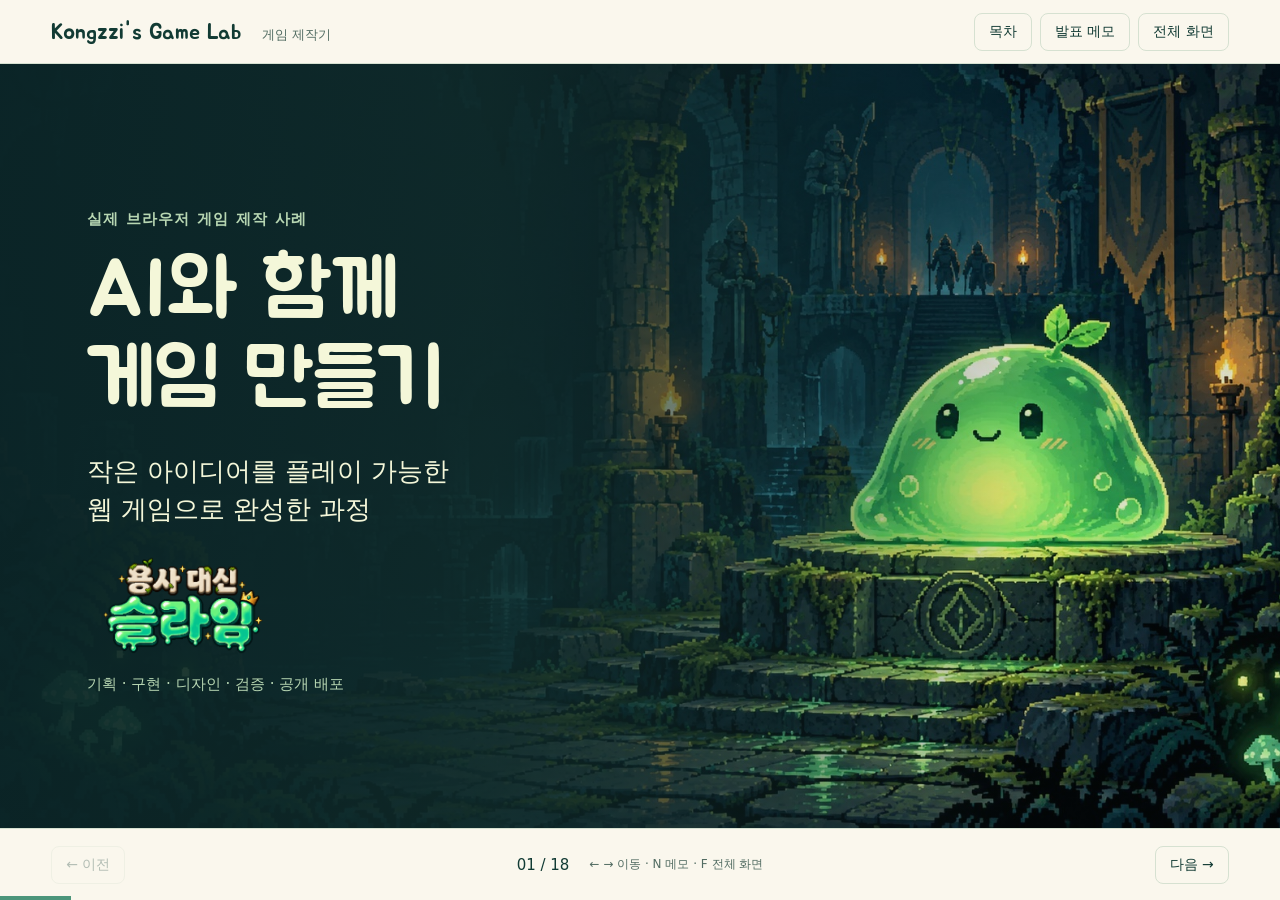
<file: slides/index.html>
<!doctype html>
<html lang="ko"><head><meta charset="utf-8"><meta name="viewport" content="width=device-width,initial-scale=1,viewport-fit=cover"><meta name="theme-color" content="#123b34"><title>AI와 함께 만든 게임 — 용사 대신 슬라임 제작기</title><link rel="stylesheet" href="slides.css?v=publish-table-3"></head>
<body>
<header class="top"><a class="brand" href="#1">Kongzzi's Game Lab <span>게임 제작기</span></a><div class="tools"><button id="tocButton" aria-expanded="false" aria-controls="toc">목차</button><button id="notesButton" aria-pressed="false">발표 메모</button><button id="fullButton">전체 화면</button></div></header>
<main id="deck" aria-label="AI 게임 제작 과정 발표">
<section class="slide cover" data-title="AI와 함께 게임 만들기" data-notes="이 발표는 실제로 함께 만든 '용사 대신 슬라임'의 제작 과정을 소개합니다. 기획, 구현, 시각·청각 효과, 테스트, 배포를 차례로 살펴봅니다. 코드를 몰라도 각 단계의 목적을 이해하는 데 초점을 맞춰 주세요.">
<div class="cover-shade"></div><div class="cover-copy"><p class="eyebrow">실제 브라우저 게임 제작 사례</p><h1>AI와 함께<br>게임 만들기</h1><p class="lead">작은 아이디어를 플레이 가능한<br>웹 게임으로 완성한 과정</p><img class="logo" src="../assets/images/title-logo.png" alt="용사 대신 슬라임"><p class="fine">기획 · 구현 · 디자인 · 검증 · 공개 배포</p></div></section>
<section class="slide" data-title="우리가 만든 게임" data-notes="관객에게 먼저 완성 결과를 보여주세요. 용사를 조작하는 전형적인 게임과 달리 슬라임이 주인공입니다. 4분에 보스가 등장하고 5분 전에 처치해야 합니다. 여유가 있다면 '게임 열기'로 직접 시연하세요. 게임은 새 탭에서 열리므로 슬라이드로 돌아올 수 있습니다.">
<div class="section-label">완성 결과</div><h2>던전을 지키는 작은 슬라임</h2><div class="split"><div><p class="lead">먹고, 자라고,<br>용사에게 반격하는 생존 게임</p><ul><li>PC에서는 키보드, 스마트폰에서는 터치</li><li>4분에 용사 대장 등장 · 제한 시간 5분</li><li>HP가 0이 되거나 시간이 끝나면 실패</li></ul><a class="cta" href="https://kongzzilab.kr/slime-survivor/" target="_blank" rel="noopener">게임 열기 ↗</a></div><figure class="game-art"><img src="../assets/images/title-dungeon.jpg" alt="던전에서 모험을 시작하는 슬라임 일러스트"><figcaption>용사 대신 슬라임 · 공개된 웹 게임</figcaption></figure></div></section>
<section class="slide" data-title="사람과 AI의 협업" data-notes="사람이 모든 구현을 직접 하는 방식도, AI에게 한 번 맡기고 끝내는 방식도 아니었습니다. 사용자가 원하는 방향과 불편한 지점을 말하면 AI가 설계·코드·리소스를 만들고 브라우저에서 확인했습니다. 최종적으로 무엇이 좋은지는 플레이 결과를 보고 판단했습니다.">
<div class="section-label">제작 방식</div><h2>방향을 정하고, 만들고, 직접 확인하기</h2><div class="roles"><div><span class="role-number">사람</span><h3>무엇이 필요한가</h3><p>아이디어와 취향을 전달하고<br>재미·가독성·조작감을 판단합니다.</p><blockquote>“먹이와 몬스터가 잘 구분되지 않아.”</blockquote></div><div><span class="role-number mint">AI</span><h3>어떻게 구현할까</h3><p>기획안·코드·리소스를 만들고<br>실행 결과를 확인하며 수정합니다.</p><blockquote>크기·색·이름표를 바꾸고 다시 플레이</blockquote></div></div><div class="loop">요청 <span>→</span> 구현 <span>→</span> 플레이 <span>→</span> 피드백 <span>↺</span></div></section>
<section class="slide" data-title="반전이 있는 아이디어" data-notes="처음에는 웹 미니 게임 아이디어를 여러 개 요청했습니다. 그중 '용사 대신 슬라임'이라는 반전이 선택됐습니다. 던전은 용사에게는 보물 창고지만 슬라임에게는 집이라는 설정이 게임 목표와 연결됩니다. 스토리는 뒤에 추가했지만 처음 선택한 주제와 같은 방향입니다.">
<div class="section-label">01 · 아이디어</div><h2>용사에게는 보물 창고,<br>슬라임에게는 집</h2><div class="split"><div><p class="lead">약한 몬스터가 성장해<br>자기 던전을 지킨다는 반전</p><p>이 설정에서 행동과 목표를 연결했습니다.</p><div class="sequence"><span>먹이 흡수</span><b>→</b><span>성장·진화</span><b>→</b><span>용사 대장 처치</span></div><p class="takeaway">스토리의 이유가 플레이의 목표가 됩니다.</p></div><div class="growth" aria-label="작은 슬라임, 새싹 슬라임, 왕관 슬라임 성장"><div><i class="sprite s1"></i><p>작은 몸</p></div><b>→</b><div><i class="sprite s2"></i><p>새싹</p></div><b>→</b><div><i class="sprite s3"></i><p>왕관</p></div></div></div></section>
<section class="slide" data-title="첫 버전의 범위" data-notes="처음부터 큰 게임을 만들면 확인할 것이 너무 많아집니다. 이 프로젝트는 던전 한 개, 성장 외형 세 단계, 한 판 5분으로 범위를 제한했습니다. 모바일은 처음에 제외했지만 PC 버전이 완성된 뒤 추가했습니다. 다음 단계의 기능과 첫 단계의 필수 기능을 나누는 것이 중요합니다.">
<div class="section-label">02 · 범위와 규칙</div><h2>한 판이 끝나는 작은 게임부터</h2><div class="stats"><div><strong>1</strong><span>던전</span></div><div><strong>3</strong><span>성장 외형</span></div><div><strong>5분</strong><span>한 판의 제한</span></div></div><div class="two-text"><div><h3>먼저 만든 기능</h3><p>이동 · 자동 흡수 · 돌진<br>진화 선택 · 체력 · 보스 · 재도전</p></div><div><h3>뒤로 미룬 기능</h3><p>로그인 · 온라인 순위 · 멀티플레이<br>여러 맵 · 영구 성장</p></div></div><p class="takeaway">기능 수보다 “시작 → 플레이 → 승패 → 재도전”의 완결성을 우선했습니다.</p></section>
<section class="slide" data-title="실제 프롬프트 · 게임 아이디어 구체화" data-notes="이 장은 실제 사용자가 보낸 게임 기획 요청의 일부를 그대로 발췌했습니다. AI에게 단지 재미있는 게임을 만들어 달라고 한 것이 아니라, 반복 행동·조작·규칙·승패·화면·리소스라는 결과물의 항목을 지정했습니다. 무엇을 결정해야 하는지 질문의 틀을 정한 사례로 소개해 주세요.">
<div class="section-label">실제 대화 예시 · 기획 프롬프트 발췌</div><h2>기획에서 결정할 항목을 먼저 지정하기</h2><div class="split prompt-example"><blockquote class="source-quote">게임의 한 줄 소개<br>플레이어가 반복해서 하게 될 행동<br>조작 방법과 게임 규칙<br>성공 및 실패 조건<br>화면 구성과 필요한 기능<br>이미지와 사운드 리소스 목록<br><br>위 내용으로 게임 아이디어를 정리해 줘</blockquote><div><h3>이 요청으로 정리한 것</h3><ul><li>어떤 행동을 반복하면 재미있는가</li><li>어떻게 이기고, 어떻게 실패하는가</li><li>어떤 화면과 리소스가 필요한가</li></ul><p class="takeaway">아이디어를 구현 가능한 항목으로 나눴습니다.</p></div></div><p class="fine">출처: 이 게임을 만들며 주고받은 실제 사용자 요청 중 일부</p></section>
<section class="slide" data-title="실제 프롬프트 · 설계 지침과 범위" data-notes="이 요청 역시 실제 대화에서 발췌했습니다. 중간의 '각각의 설계 방식을 지침으로 만들어 두는 게 좋을까?'라는 질문은 화면 분량상 생략했습니다. 이후 사용자는 너무 덩치가 큰 것을 원하지 않는다는 제약을 추가했습니다. 이를 바탕으로 게임 설계, 구현·배포, 그래픽·리소스 문서와 가벼운 프로젝트 구조를 만들었습니다.">
<div class="section-label">실제 대화 예시 · 설계 프롬프트 발췌</div><h2>설계 기준을 문서로 남겨 달라고 요청하기</h2><div class="split prompt-example"><blockquote class="source-quote">웹 게임을 실제 구현하기 위한 설계를<br>지침으로 만들어 두고 싶어.<br><br>게임 시나리오<br>프로그램 전체 흐름 및 UI<br>게임 로직<br>레벨 및 난이도 디자인<br>그래픽 디자인<br><br>그리고 폴더 구조도 제안해 줘</blockquote><div><h3>설계와 함께 전달한 제약</h3><blockquote class="small-quote">“너무 덩치가 큰 것을 원하지 않아.”</blockquote><p>가벼운 기술 구성과 작은 첫 버전의<br>범위를 선택하는 기준이 됐습니다.</p><p class="takeaway">기능뿐 아니라 복잡도와 관리 부담도<br>요청에 포함할 수 있습니다.</p></div></div><p class="fine">출처: 실제 사용자 요청 일부 발췌 · 추가 제약은 뒤이은 대화에서 제시</p></section>
<section class="slide" data-title="설계 문서와 기술 구성" data-notes="TypeScript는 게임의 규칙과 동작을 작성하는 언어입니다. Phaser는 게임 화면과 입력을 다루는 도구이고 Vite는 개발 서버와 배포 빌드를 담당합니다. 설명은 역할 중심으로 해 주세요. 별도 서버나 데이터베이스를 만들지 않아 관리할 부분을 줄일 수 있었습니다.">
<div class="section-label">설계를 실행할 구조로</div><h2>문서로 기준을 남기고, 구조는 가볍게</h2><div class="split"><div><h3>세 가지 문서</h3><ul><li><b>게임 설계</b> — 시나리오·조작·성장·승패</li><li><b>구현 지침</b> — 화면 흐름·코드 역할·배포</li><li><b>리소스 지침</b> — 그래픽·이미지·소리 규격</li></ul><p class="fine">변경한 의도와 검수 기록도 문서에 보관했습니다.</p></div><div class="stack"><div><b>TypeScript</b><span>게임 규칙과 로직</span></div><div><b>Phaser</b><span>게임 화면·입력·렌더링</span></div><div><b>Vite</b><span>로컬 실행·배포 파일 생성</span></div><div><b>GitHub Pages</b><span>링크로 접속하는 정적 웹사이트</span></div></div></div></section>
<section class="slide" data-title="설계 지침 발췌 · 규칙과 확인 기준" data-notes="이 장은 프로젝트에 보관된 실제 지침에서 일부 문장을 발췌한 것입니다. 전체 문서나 소스 코드를 공개하는 대신 핵심 사례만 보여줍니다. 동시 승패 판정은 '보스와 함께 쓰러지면 어떻게 할까?' 같은 애매함을 없앱니다. 중복 타격 금지와 정지 규칙은 코드와 테스트가 따라야 하는 기준입니다. 수치는 플레이 테스트 후 조정한다는 원칙도 실제 문서에 명시했습니다.">
<div class="section-label">실제 문서 예시 · 일부 발췌</div><h2>설계 지침은 코드와 검수의 기준</h2><div class="guideline-excerpts"><div><h3>승패가 겹치면?</h3><blockquote>“동시 발생 우선순위는 보스 처치 → 플레이어 사망 → 시간 초과로 고정합니다.”</blockquote><span>게임 설계 §6 · 성공과 실패</span></div><div><h3>돌진 한 번의 피해는?</h3><blockquote>“한 번의 돌진으로 같은 적을 여러 번 타격할 수 없습니다.”</blockquote><span>게임 설계 §4 · 전투와 판정</span></div><div><h3>진화 선택 중에는?</h3><blockquote>“진화·일시정지 중 적과 시간, 대기시간이 모두 멈춰야 합니다.”</blockquote><span>게임 설계 §7 · 확인 기준</span></div><div><h3>개발은 어떤 순서로?</h3><blockquote>“각 단계는 직접 플레이해서 확인합니다. 초기 규칙부터 모든 기능을 한꺼번에 구현하지 않습니다.”</blockquote><span>구현 및 배포 지침 §5 · 개발 순서</span></div></div><p class="fine">출처: 프로젝트의 docs/game-design.md 및 docs/implementation.md에서 발췌</p></section>
<section class="slide" data-title="첫 플레이 버전" data-notes="첫 버전은 단순한 도형으로도 게임의 기본 흐름을 확인할 수 있었습니다. 예쁜 그림보다 이동, 먹이 흡수, 성장, 보스, 승패가 연결되는지가 먼저였습니다. 이미지는 당시 실제 플레이 화면이며 현재의 디자인과는 다릅니다.">
<div class="section-label">03 · 첫 구현</div><h2>먼저 움직이고, 먹고, 끝나게 만들기</h2><div class="split"><figure class="prototype"><img src="media/playtest-screen.jpg" alt="도형 기반의 초기 게임 플레이 화면"><figcaption>초기 실제 실행 화면 · 그래픽을 다듬기 전</figcaption></figure><div><ol class="steps"><li>키보드 이동과 돌진</li><li>먹이 수집과 경험치</li><li>레벨업과 진화 선택</li><li>HP·보스·승패·재도전</li></ol><p class="takeaway">이 단계부터 브라우저에서 직접 확인했습니다.</p></div></div></section>
<section class="slide" data-title="플레이 테스트와 밸런스" data-notes="초기에는 첫 레벨업이 약 52초로 늦었고, 적이 쌓이면 반격하기 어려웠습니다. 주변 먹이 공급, 흡수 범위, 적 수, 돌진 보호 시간을 조정했습니다. 정상 속도 승리 한 판과 5분 시간 초과 한 판을 확인했으며, 관찰 사이에는 일시정지했습니다. 이 수치는 소수 시도의 기록이지 모든 이용자의 성공률을 뜻하지 않습니다.">
<div class="section-label">문제를 숫자로 확인하기</div><h2>“너무 어렵다”를 구체적인 조정으로</h2><div class="balance"><div><p class="fine">초기 첫 레벨업</p><strong>약 52초 <span>→</span> 약 8~13초</strong><p>시작 주변 먹이 공급과 흡수 범위 조정</p></div><div><p class="fine">일반 적 상한</p><strong>30명 <span>→</span> 18명</strong><p>과도한 누적을 줄이고 돌진 반격 기회 확보</p></div></div><div class="evidence"><p><b>263초</b> 정상 속도 플레이에서 보스 처치·승리</p><p><b>300초</b> 보스를 처치하지 않으면 시간 초과·실패</p></div><p class="fine">한 조작자의 소수 시도 기록입니다. 다양한 이용자의 추가 플레이 검증이 필요합니다.</p></section>
<section class="slide" data-title="귀여운 그래픽과 구분" data-notes="사용자가 먹이, 보석, 몬스터가 잘 구분되지 않는다고 지적했습니다. 처음에는 크기와 라벨을 개선했고, 뒤에는 UI 분위기에 맞춰 캐릭터를 둥글고 귀엽게 바꿨습니다. 단순히 장식을 더하는 것이 아니라 무엇이 먹이이고 무엇이 위험한지 읽히는 것이 목적이었습니다.">
<div class="section-label">04 · 그래픽</div><h2>귀여움과 구분하기 쉬움을 함께</h2><div class="character-line"><div><i class="sprite s3"></i><b>슬라임</b><span>민트색 · 성장 장식</span></div><div><i class="sprite knight"></i><b>검사</b><span>검과 방패</span></div><div><i class="sprite ranger"></i><b>궁수</b><span>후드와 활</span></div><div><i class="sprite boss"></i><b>용사 대장</b><span>왕관과 금색 갑옷</span></div></div><div class="two-text"><p><b>플레이 정보</b><br>크기·모양·색·이름표로 먹이와 위험 구분</p><p><b>움직임의 느낌</b><br>통통 점프 · 눌림과 늘어남 · 작은 기울기</p></div><p class="fine">실제 게임 스프라이트를 표시했습니다. 애니메이션은 충돌 판정과 분리했습니다.</p></section>
<section class="slide" data-title="피드백과 사운드" data-notes="HP 수치만 바뀌어서는 피해를 놓치기 쉽습니다. 피격, 먹이 수집, 레벨업을 서로 다른 색·숫자·소리로 표현했습니다. 돌진에는 실제 이동 경로를 따르는 잔상을 넣었고 처치된 몬스터는 말랑하게 사라집니다. 배경음은 외부 음악 파일 대신 Web Audio로 합성하며 보스 등장 때 전환합니다.">
<div class="section-label">손맛을 만드는 피드백</div><h2>무슨 일이 일어났는지 바로 알게 하기</h2><div class="split"><div class="event-list"><p><b>피격</b><span>붉은 화면 가장자리 · −1 HP · 충격음</span></p><p><b>성장</b><span>경험치 숫자 · 금색 파동 · 상승 멜로디</span></p><p><b>돌진·처치</b><span>민트 잔상 · 별빛 · 말랑한 퇴장</span></p><p><b>배경 음악</b><span>평소 던전 분위기 → 보스전의 긴장감</span></p></div><figure><img src="media/monster-poof.jpg" alt="몬스터가 납작해지며 별빛으로 사라지는 효과 검수 화면"><figcaption>개발용 검수 화면 · 처치 효과 재현</figcaption></figure></div></section>
<section class="slide" data-title="한글 UI 개선" data-notes="처음에는 전역 픽셀 렌더링 때문에 한글 UI도 거칠게 보였습니다. 사용자의 질문을 계기로 픽셀 캐릭터와 한글 렌더링을 분리했습니다. 둥근 주아체와 고해상도 텍스트를 사용하고 캐릭터에만 픽셀 필터를 유지했습니다. 이미지 생성 결과 속 한글은 이와 별개로 직접 검수해야 합니다.">
<div class="section-label">가독성을 별도로 설계하기</div><h2>캐릭터는 픽셀, 한글은 매끄럽게</h2><div class="compare"><figure><img src="media/story-public.jpg" alt="픽셀 렌더링이 글자에도 적용됐던 스토리 화면"><figcaption>이전 · UI 글자도 함께 거칠게 확대</figcaption></figure><figure><img src="media/smooth-korean-public.jpg" alt="주아체와 부드러운 렌더링을 적용한 스토리 화면"><figcaption>개선 · 둥근 한글과 부드러운 획</figcaption></figure></div><p class="takeaway">스타일을 맞추는 것과 읽기 쉽게 만드는 것을 함께 확인했습니다.</p></section>
<section class="slide" data-title="스마트폰 지원" data-notes="PC 화면을 작게 줄이는 것만으로는 스마트폰에서 글자나 조작이 충분하지 않았습니다. 게임 세계와 별개로 큰 한글 UI와 터치 조작부를 만들었습니다. 세로는 플레이 영역을 확대하고 가로는 더 넓은 던전을 표시합니다. 작은 브라우저 뷰포트에서 검증했으며 실제 iOS·Android 기기의 멀티터치는 추가 확인이 필요합니다.">
<div class="section-label">플레이 환경 확장</div><h2>작은 화면에는 다른 UI가 필요했습니다</h2><div class="split mobile-split"><figure><img src="media/mobile-public.jpg" alt="공개 게임의 세로 390픽셀 플레이 화면과 가로 740픽셀 일시정지 화면"><figcaption>공개 배포본 · 세로·가로 크기 검수</figcaption></figure><div><ul><li>왼손 조이스틱 + 오른손 돌진</li><li>큰 HP·시간·쉬기 버튼</li><li>스크롤 가능한 도움말·스토리</li><li>화면 전환 시 입력 해제·일시정지</li></ul><p class="fine">실제 휴대폰의 멀티터치·안전 영역은 추가 기기 검증이 필요합니다.</p></div></div></section>
<section class="slide publish-slide" data-title="웹 게임을 게시하는 여러 방법" data-notes="공통 준비는 테스트와 빌드입니다. 완성된 dist 폴더를 어디에 올릴지에 따라 게시 방법이 달라집니다. 이 게임은 실행 파일을 공개 저장소에 올리고 GitHub Pages의 브랜치 배포를 사용했습니다. itch.io는 게임 소개 페이지와 브라우저 실행을 함께 제공하며 index.html이 ZIP의 루트에 있어야 합니다. Netlify는 미리 빌드한 dist 폴더를 드래그해서 게시하거나 Git 저장소를 연결할 수 있습니다. Vercel은 Vite 프로젝트를 Git 저장소에서 가져오거나 CLI로 배포할 수 있습니다. 다른 서비스로 옮길 때는 지금의 /slime-survivor/ 기본 경로를 그대로 쓰지 말고 배포 주소에 맞춰 다시 빌드해야 합니다. itch.io ZIP에는 상대 경로가 적합합니다. ChatGPT Sites도 브라우저 게임 제작과 게시를 지원합니다. AI에게 Sites로 게임을 게시해 달라고 요청하고 다른 사람이 플레이하도록 공개 접근으로 설정할 수 있습니다. 기존 게임은 GitHub Pages에 유지합니다. 가격과 사용량 제한은 서비스별로 확인하세요. 공식 안내: https://learn.chatgpt.com/blog/how-to-build-games-with-astra ; https://docs.github.com/en/pages/getting-started-with-github-pages/creating-a-github-pages-site ; https://itch.io/docs/creators/html5 ; https://docs.netlify.com/start/quickstarts/netlify-drop-quickstart/ ; https://vercel.com/docs/frameworks/frontend/vite">
<div class="section-label">공개 링크로 공유하기</div><h2>웹 게임을 게시하는 여러 방법</h2><p class="publish-intro">게시 전: 게임 검사 → 배포 파일 준비 → 공개 링크에서 다시 확인</p>
<div class="publish-table-wrap"><table class="publish-table"><thead><tr><th>서비스</th><th>게시 방법</th><th>이럴 때 활용</th></tr></thead><tbody>
<tr><th>GitHub Pages <small>이 게임에서 사용</small></th><td>저장소 연결 → 브랜치·Actions 게시</td><td>Git으로 파일과 업데이트를 관리할 때</td></tr>
<tr><th>itch.io</th><td>HTML5 게임 등록 → ZIP 업로드</td><td>게임 소개 페이지와 플레이를 함께 제공할 때</td></tr>
<tr><th>Netlify</th><td>dist 폴더 업로드 또는 Git 연결</td><td>간단한 파일 업로드로 링크를 만들 때</td></tr>
<tr><th>Vercel</th><td>Vite 저장소 연결 또는 CLI 배포</td><td>코드 변경과 배포를 연결해 관리할 때</td></tr>
<tr><th>ChatGPT Sites</th><td>AI에게 게임 제작·게시 요청<br>공개 접근으로 설정</td><td>대화로 제작과 게시를 이어갈 때</td></tr>
</tbody></table></div>
<p class="publish-caution">게시 후 이미지·글꼴 경로, 사운드, 터치 조작을 공개 주소에서 다시 확인합니다.</p>
<p class="fine publish-sources">공식 안내: <a href="https://docs.github.com/en/pages/getting-started-with-github-pages/creating-a-github-pages-site" target="_blank" rel="noopener">GitHub Pages ↗</a> · <a href="https://itch.io/docs/creators/html5" target="_blank" rel="noopener">itch.io ↗</a> · <a href="https://docs.netlify.com/start/quickstarts/netlify-drop-quickstart/" target="_blank" rel="noopener">Netlify ↗</a> · <a href="https://vercel.com/docs/frameworks/frontend/vite" target="_blank" rel="noopener">Vercel ↗</a> · <a href="https://learn.chatgpt.com/blog/how-to-build-games-with-astra" target="_blank" rel="noopener">ChatGPT Sites ↗</a></p>
</section>
<section class="slide" data-title="다른 게임에도 쓸 수 있는 요청법" data-notes="추상적으로 '더 좋게'라고 말하기보다 문제, 원하는 변화, 바꾸지 않을 조건을 함께 전달하면 확인하기 쉽습니다. 이 장의 문장은 앞서 했던 요청을 바탕으로 발표용으로 정리한 예시입니다. 첫 버전, 검증, 수정, 배포를 나눠 요청하는 순서도 다른 작은 프로젝트에 그대로 적용할 수 있습니다.">
<div class="section-label">다시 활용할 요청 방식</div><h2>요청에는 목표와 확인할 조건을 함께</h2><ol class="prompts"><li><b>범위를 정하기</b><p>“서버 없이 실행되는 작은 웹 게임으로, 첫 버전의 조작과 승패 조건을 정리해 줘.”</p></li><li><b>실행하며 확인하기</b><p>“브라우저에서 직접 플레이하고, 성장 속도·적 수·보스 난이도를 확인해 줘.”</p></li><li><b>수정 범위를 명확히 하기</b><p>“캐릭터는 픽셀 느낌을 유지하고, 도움말과 버튼의 한글만 매끄럽게 바꿔 줘.”</p></li></ol><p class="fine">실제 대화의 요청을 발표용으로 정리한 예시입니다.</p></section>
<section class="slide infographic-slide" data-title="AI 게임 제작 6단계 인포그래픽" data-notes="게임 제작 6단계와 사람·AI의 역할을 인포그래픽 한 장으로 정리하며 발표를 마무리합니다. 방향키나 스와이프로 이전 장으로 돌아갈 수 있습니다. 이미지를 터치하면 이동 메뉴가 나타납니다.">
<img src="media/ai-game-development-landscape-v2.png" alt="AI와 함께 게임 만들기: 아이디어 정하기, 작게 설계하기, 플레이 가능한 버전 만들기, 분위기와 손맛 더하기, 직접 플레이하고 고치기, 배포하고 개선하기. 각 단계의 사람과 AI 역할을 정리한 인포그래픽. 터치하면 이동 메뉴를 표시합니다.">
</section>
</main>
<aside id="notes" hidden aria-label="발표 메모"></aside>
<nav id="toc" hidden aria-label="슬라이드 목차"></nav>
<footer class="navigation"><button id="prev" aria-label="이전 슬라이드">← 이전</button><div class="position"><span id="counter" aria-live="polite"></span><span class="key-hint">← → 이동 · N 메모 · F 전체 화면</span></div><button id="next" aria-label="다음 슬라이드">다음 →</button><div id="progress"></div></footer>
<dialog id="lightbox"><button id="closeImage" aria-label="확대 이미지 닫기">닫기 ×</button><img alt="확대된 AI 게임 제작 6단계 인포그래픽"></dialog>
<script src="slides.js"></script>
</body></html>
</file>
<file: slides/slides.css>
@font-face{font-family:Jua;src:url('../assets/fonts/Jua-Regular.ttf') format('truetype');font-display:swap}
:root{--ink:#123b34;--muted:#526c62;--cream:#faf7ed;--mint:#4b957a;--peach:#eea48c;--line:#d6e1d1}
*{box-sizing:border-box}html{background:var(--cream);scroll-behavior:smooth}body{margin:0;color:var(--ink);font-family:system-ui,-apple-system,'Apple SD Gothic Neo','Malgun Gothic',sans-serif;word-break:keep-all}button,a{-webkit-tap-highlight-color:transparent}button{cursor:pointer;font:inherit}button:focus-visible,a:focus-visible{outline:3px solid #cf7a54;outline-offset:4px}button:disabled{opacity:.3;cursor:default}a{color:inherit}figure{margin:0;min-width:0}img{display:block;width:100%;height:auto}figcaption{font-size:14px;line-height:1.5;color:var(--muted);margin-top:12px}p{font-size:clamp(18px,1.8vw,25px);line-height:1.65;margin:14px 0}h1,h2,h3,.brand,.role-number,.stats strong,.balance strong,.cta,.sequence,.loop{font-family:Jua,system-ui,sans-serif;font-weight:400}h1{font-size:clamp(44px,6.3vw,86px);line-height:1.1;margin:16px 0 26px}h2{font-size:clamp(30px,3.6vw,49px);line-height:1.25;margin:12px 0 32px;letter-spacing:-.02em}h3{font-size:clamp(23px,2.3vw,31px);line-height:1.4;margin:12px 0}b{font-weight:700}ul{margin:20px 0 28px;padding-left:1.1em}li{font-size:clamp(18px,1.7vw,24px);line-height:1.7;margin:12px 0}code{font-family:ui-monospace,monospace;font-size:18px;line-height:1.7}.top{height:64px;padding:10px clamp(18px,4vw,60px);display:flex;justify-content:space-between;align-items:center;border-bottom:1px solid var(--line);gap:10px}.brand{text-decoration:none;font-size:22px;white-space:nowrap}.brand span{font-family:system-ui;font-size:13px;margin-left:14px;color:var(--muted)}.tools{display:flex;gap:8px}.tools button,.navigation button{border:1px solid var(--line);background:transparent;color:var(--ink);border-radius:8px;padding:9px 14px;font-size:14px}.tools button[aria-pressed=true]{background:#dcebdc}.slide{display:none;max-width:1440px;margin:auto;min-height:calc(100svh - 136px);padding:clamp(26px,3.5vw,52px) clamp(22px,4.8vw,72px) 32px;animation:appear .25s ease-out}.slide.active{display:flex;flex-direction:column;justify-content:center}.section-label,.eyebrow{font-size:15px;letter-spacing:.08em;font-weight:650;color:#467661}.lead{font-size:clamp(23px,2.5vw,34px);line-height:1.5}.fine{font-size:15px;line-height:1.7;color:var(--muted)}.split{display:grid;grid-template-columns:1fr 1.08fr;gap:clamp(24px,4vw,58px);align-items:center}.split>div{min-width:0}.split figure img{max-height:350px;object-fit:contain;border-radius:12px;background:#102229}.game-art img{aspect-ratio:16/9;object-fit:cover!important}.cta,.secondary{display:inline-block;text-decoration:none;padding:13px 22px;border-radius:12px;font-size:21px;background:var(--ink);color:#fff9de;margin-top:16px}.secondary{font-family:system-ui;background:transparent;border:1px solid #8aaa95;color:var(--ink);font-size:17px}.takeaway{margin-top:28px;padding-top:20px;border-top:2px solid #9fc4a7;font-size:clamp(18px,1.9vw,26px);color:#326b54}.cover{position:relative;max-width:none;overflow:hidden;background:#0e2526 url('../assets/images/title-dungeon.jpg') center/cover no-repeat;color:#f4f7d9}.cover-shade{position:absolute;inset:0;background:linear-gradient(90deg,#0b2527f5 0%,#102c2bd9 38%,#102c2b22 80%)}.cover-copy{position:relative;width:60%;padding:0 2vw}.cover .eyebrow,.cover .fine{color:#b7d6b2}.cover .lead{font-size:clamp(21px,2vw,29px)}.logo{width:190px;margin-top:24px}.roles{display:grid;grid-template-columns:1fr 1fr;gap:70px}.roles>div{border-top:3px solid var(--peach);padding-top:16px}.roles>div+div{border-color:var(--mint)}.role-number{font-size:20px;color:#b86648}.role-number.mint{color:#3b8065}blockquote{margin:22px 0 0;font-size:20px;line-height:1.6;color:#587263}.loop{display:flex;justify-content:center;align-items:center;gap:24px;font-size:29px;padding:24px 0 0;margin-top:24px;border-top:1px solid var(--line)}.loop span{color:var(--mint)}.sequence{display:flex;align-items:center;gap:14px;margin-top:25px;font-size:22px}.sequence b{color:#80a58a}.growth{display:flex;align-items:center;justify-content:space-around;gap:6px}.growth>div{text-align:center}.growth p{font-size:19px}.sprite{display:block;background-repeat:no-repeat;image-rendering:pixelated;width:112px;height:112px;background-size:448px 112px;animation:sprite-step 1s steps(4) infinite;margin:auto}.s1{background-image:url('../assets/images/slime-stage-1.png?v=cute-characters-1')}.s2{background-image:url('../assets/images/slime-stage-2.png?v=cute-characters-1')}.s3{background-image:url('../assets/images/slime-stage-3.png?v=cute-characters-1')}.knight{background-image:url('../assets/images/knight.png?v=cute-characters-1')}.ranger{background-image:url('../assets/images/ranger.png?v=cute-characters-1')}.boss{background-image:url('../assets/images/boss.png?v=cute-characters-1')}.stats{display:flex;justify-content:space-around;padding:12px 0 28px;border-bottom:1px solid var(--line);margin-bottom:20px}.stats div{text-align:center}.stats strong{font-size:72px;color:#3b8c6b;display:block;line-height:1.2}.stats span{font-size:20px}.two-text{display:grid;grid-template-columns:1fr 1fr;gap:50px}.two-text p{font-size:22px}.stack>div{display:flex;justify-content:space-between;align-items:center;gap:16px;padding:20px 0;border-bottom:1px solid var(--line);font-size:20px}.stack span{font-size:18px;color:var(--muted)}.prototype img{aspect-ratio:16/9;object-fit:cover!important;object-position:center 48%;max-height:none!important}.steps{padding-left:1.3em}.steps li{padding:8px}.balance{display:grid;grid-template-columns:1fr 1fr;gap:40px}.balance>div{padding-top:18px;border-top:3px solid #8fb69b}.balance strong{font-size:clamp(29px,3vw,41px)}.balance strong span{color:#a2b7a3}.balance p{font-size:20px}.balance .fine{font-size:15px}.evidence{display:flex;gap:40px;margin-top:18px}.evidence p{font-size:21px}.evidence b{display:block;font-size:37px;color:#3b8c6b}.character-line{display:flex;justify-content:space-around;gap:20px;padding:12px 0 25px}.character-line>div{text-align:center}.character-line b,.character-line span{display:block;font-size:22px;margin-top:9px}.character-line span{font-size:16px;color:var(--muted)}.event-list p{margin:0;padding:14px 0;border-bottom:1px solid var(--line);font-size:20px}.event-list b,.event-list span{display:block}.event-list span{font-size:18px;color:var(--muted);margin-top:5px}.compare{display:grid;grid-template-columns:1fr 1fr;gap:24px}.compare img{aspect-ratio:16/9;object-fit:cover;border-radius:10px}.mobile-split{grid-template-columns:1.3fr 1fr}.mobile-split figure img{max-height:350px;background:transparent}.deploy-flow{display:grid;grid-template-columns:1fr auto 1fr auto 1fr;gap:22px;align-items:center}.deploy-flow>div{min-width:0;padding-top:20px;border-top:3px solid #8fb69b}.deploy-flow strong{display:block;font-family:Jua;font-size:29px;margin-bottom:16px}.deploy-flow p{font-size:19px}.deploy-flow>b{font-size:30px;color:#6e9a7d}.deploy-flow code{display:block;min-height:62px;color:#377357}.text-link{font-size:22px;margin-top:30px;overflow-wrap:anywhere}.image-button{padding:0;border:0;background:none;width:100%;border-radius:12px;overflow:hidden;cursor:zoom-in}.prompts{padding:0;list-style:none;counter-reset:requests}.prompts li{counter-increment:requests;display:grid;grid-template-columns:180px 1fr;gap:22px;border-top:1px solid var(--line);padding:18px 0;margin:0}.prompts b{font-family:Jua;font-weight:400;font-size:23px;color:#39745a}.prompts b:before{content:'0' counter(requests) ' ';color:#8ba991}.prompts p{font-size:22px;margin:0}.finale{background:#eaf0df}.finale h2{font-size:clamp(37px,4.7vw,65px);margin-bottom:16px}.final-actions{display:flex;gap:16px;align-items:center;margin:8px 0 24px}.navigation{position:relative;display:flex;align-items:center;justify-content:space-between;gap:16px;padding:14px clamp(18px,4vw,60px);height:72px;border-top:1px solid var(--line)}.position{display:flex;align-items:center;gap:20px;font-size:15px}.key-hint{font-size:12px;color:var(--muted)}#progress{position:absolute;left:0;bottom:0;height:4px;background:var(--mint);transition:width .2s}#notes{max-width:1250px;margin:12px auto;padding:24px 30px;border-left:4px solid #d99476;background:#fff2d9;font-size:18px;line-height:1.8}#toc{position:fixed;z-index:20;right:20px;top:60px;width:min(420px,calc(100vw - 40px));max-height:75svh;overflow:auto;background:#fffdf5;border:1px solid var(--line);box-shadow:0 15px 50px #123b3433;padding:16px;border-radius:14px}#toc button{display:block;width:100%;padding:11px;text-align:left;background:none;border:0;border-bottom:1px solid var(--line);font-size:16px;color:var(--ink)}#toc button[aria-current=true]{background:#e3efdf}dialog{max-width:96vw;max-height:96svh;padding:14px;background:#faf7ed;border:0;border-radius:12px}dialog::backdrop{background:#071c24cc}dialog img{max-width:92vw;max-height:84svh;object-fit:contain}dialog button{display:block;margin:0 0 10px auto;padding:8px 16px;font-size:16px;border:1px solid #abc2ab;background:white;border-radius:7px}[hidden]{display:none!important}@keyframes appear{from{opacity:.2;transform:translateY(8px)}to{opacity:1;transform:none}}@keyframes sprite-step{to{background-position:-448px 0}}
@media(max-width:760px){.top{height:60px;padding:10px 14px}.brand{font-size:18px}.brand span{display:none}.tools{gap:4px}.tools button{padding:8px;font-size:12px}h2{margin-bottom:22px}.slide{min-height:calc(100svh - 132px);padding:30px 22px}.split,.roles,.balance,.two-text,.compare{grid-template-columns:1fr;gap:24px}.cover-copy{width:100%;padding:0}.cover-shade{background:linear-gradient(90deg,#0b2527f5,#102c2bb8)}.logo{width:145px}.lead{font-size:24px}.loop{gap:9px;font-size:21px;flex-wrap:wrap}.stats strong{font-size:50px}.stats span{font-size:17px}.takeaway{font-size:19px}.stack>div{font-size:18px}.stack span{font-size:15px}.character-line{flex-wrap:wrap}.character-line>div{width:42%}.sprite{width:96px;height:96px;background-size:384px 96px;animation-name:sprite-mobile}.growth .sprite{width:80px;height:80px;background-size:320px 80px;animation-name:sprite-small}.growth p{font-size:17px}.growth{margin-top:14px}.evidence{gap:22px}.evidence p{font-size:18px}.evidence b{font-size:30px}.deploy-flow{grid-template-columns:1fr;gap:12px}.deploy-flow>b{transform:rotate(90deg);text-align:center;font-size:22px}.deploy-flow code{min-height:0}.deploy-flow p{font-size:18px}.prompts li{grid-template-columns:1fr;gap:8px}.prompts p{font-size:19px}.final-actions{flex-direction:column;align-items:flex-start;gap:0}.navigation{padding:12px 14px}.navigation button{padding:9px 12px}.key-hint{display:none}.position{font-size:14px}.split figure img{max-height:290px}.fine,figcaption{font-size:14px}#notes{margin:12px;padding:20px;font-size:17px}}@keyframes sprite-mobile{to{background-position:-384px 0}}@keyframes sprite-small{to{background-position:-320px 0}}
@media(prefers-reduced-motion:reduce){*{animation:none!important;scroll-behavior:auto!important;transition:none!important}}
@media print{@page{size:A4 landscape;margin:10mm}body{background:white}.top,.navigation,#notes,#toc,dialog{display:none!important}.slide,.slide.active{display:flex;page-break-after:always;break-after:page;min-height:180mm;height:180mm;padding:12mm 10mm;animation:none;max-width:none;overflow:hidden}.slide:last-child{page-break-after:auto}.cover{print-color-adjust:exact;-webkit-print-color-adjust:exact}h2{font-size:29px;margin-bottom:20px}h1{font-size:58px}p,li{font-size:17px}.lead{font-size:23px}.split figure img{max-height:95mm}.fine,figcaption{font-size:12px}.stats strong{font-size:55px}.loop{font-size:24px}.balance strong{font-size:30px}.prompts p{font-size:18px}.slide a{color:inherit}.sprite{animation:none}}
@media(min-width:761px) and (max-height:850px){.slide{padding-top:26px;padding-bottom:24px}h2{font-size:43px;margin-bottom:24px}p{line-height:1.5}.cover .logo{width:150px}.cover h1{font-size:76px}.compare img{height:260px;aspect-ratio:auto;object-fit:contain;background:#102229}.stats{padding-bottom:18px;margin-bottom:12px}.stats strong{font-size:64px}.two-text p{font-size:21px}.takeaway{margin-top:20px;padding-top:16px}}
.source-quote{margin:0;border-left:4px solid #80ab8d;padding:14px 22px;font-size:21px;line-height:1.6;color:#123b34;background:#edf1e5}.small-quote{margin:10px 0 22px;padding:12px 0;color:#37694e;font-size:23px}.guideline-excerpts{display:grid;grid-template-columns:1fr 1fr;gap:22px 42px}.guideline-excerpts>div{border-top:2px solid #a2bf9e;padding-top:10px}.guideline-excerpts h3{font-size:23px;margin:0 0 10px}.guideline-excerpts blockquote{font-size:19px;line-height:1.55;color:#173e35;margin:0 0 9px}.guideline-excerpts span{font-size:13px;color:#647b6e}
.slide.infographic-slide{padding:0;max-width:none;min-height:100svh;height:100svh;background:#faf7ed;justify-content:center;align-items:center;animation:none}.infographic-slide>img{width:100%;height:100%;object-fit:contain}.infographic-mode .top,.infographic-mode .navigation{position:fixed;left:0;right:0;z-index:15;background:#faf7edf2;opacity:0;transition:opacity .18s}.infographic-mode .top{top:0}.infographic-mode .navigation{bottom:0}.infographic-mode .top:hover,.infographic-mode .navigation:hover,.infographic-mode .top:focus-within,.infographic-mode .navigation:focus-within,.infographic-mode.controls-visible .top,.infographic-mode.controls-visible .navigation{opacity:1}
@media(min-width:761px) and (max-height:850px){.source-quote{font-size:19px;line-height:1.5;padding:10px 20px}.prompt-example .takeaway{font-size:22px}.guideline-excerpts{gap:16px 36px}.guideline-excerpts blockquote{font-size:18px}}
@media(max-width:760px){.source-quote{font-size:18px;line-height:1.6;padding:12px 16px}.guideline-excerpts{grid-template-columns:1fr;gap:24px}.guideline-excerpts h3{font-size:23px}.guideline-excerpts blockquote{font-size:18px}.small-quote{font-size:20px}}
@media print{.infographic-mode .top,.infographic-mode .navigation{display:none!important}.slide.infographic-slide{height:180mm;min-height:180mm;break-after:auto}.source-quote{font-size:16px}.guideline-excerpts blockquote{font-size:16px}}

@media(max-width:760px){.top{flex-wrap:wrap;height:auto;min-height:60px}.brand{font-size:16px}.tools{margin-left:auto}}

/* 게시 방법: 표를 발표 화면의 주된 시각 요소로 사용합니다. */
.publish-slide{max-width:1600px;padding:24px 3.4vw;justify-content:center}.publish-slide .section-label{display:none}.publish-slide h2{font-size:clamp(36px,3vw,48px);margin:0 0 12px}.publish-intro{font-size:20px;line-height:1.4;margin:0 0 16px}.publish-intro code{font-size:inherit}.publish-table-wrap{border:1px solid #bed1bd;border-radius:14px;overflow:hidden;box-shadow:0 6px 22px #183c3008}.publish-table{width:100%;table-layout:fixed;border-collapse:collapse;font-size:clamp(22px,1.65vw,27px);line-height:1.4;text-align:left;color:#123b34}.publish-table th,.publish-table td{padding:12px 22px;border-bottom:1px solid #cfddca;vertical-align:middle}.publish-table th+th,.publish-table td+td{border-left:1px solid #d4dfcf}.publish-table thead{background:#214e43;color:#fff9e6;font-size:clamp(19px,1.4vw,23px)}.publish-table thead th:first-child{width:23%}.publish-table thead th:nth-child(2){width:38%}.publish-table tbody th{font-family:Jua,system-ui;font-size:clamp(27px,2vw,34px);font-weight:400;border-right:1px solid #d4dfcf}.publish-table tbody tr:nth-child(odd){background:#eaf1e2}.publish-table tbody tr:nth-child(even){background:#fffdf6}.publish-table tbody tr:last-child>*{border-bottom:0}.publish-table small{display:block;font-family:system-ui;font-size:15px;line-height:1.4;font-weight:600;color:#397658;margin-top:5px}.publish-caution{font-size:19px;line-height:1.45;margin:16px 0 8px}.publish-sources{font-size:14px;line-height:1.5;margin:0}
@media(min-width:761px) and (max-height:850px){.publish-slide{padding:14px 3.4vw}.publish-slide h2{font-size:38px;margin-bottom:10px}.publish-intro{font-size:18px;margin-bottom:12px}.publish-table th,.publish-table td{padding:10px 20px}.publish-table thead{font-size:19px}.publish-table tbody th{font-size:28px}.publish-table small{font-size:14px;margin-top:3px}.publish-caution{font-size:18px;margin-top:12px;margin-bottom:5px}.publish-sources{font-size:13px}}
@media(max-width:760px){.publish-slide{padding:28px 18px}.publish-slide h2{font-size:30px;margin-bottom:18px}.publish-table-wrap{overflow-x:auto}.publish-table{min-width:850px;font-size:20px}.publish-table th,.publish-table td{padding:16px 20px}.publish-table tbody th{font-size:27px}.publish-table thead{font-size:19px}.publish-intro{font-size:18px}.publish-caution{font-size:17px}.publish-sources{font-size:14px;line-height:1.8}}
@media print{.publish-slide{padding:8mm 6mm}.publish-table{font-size:19px}.publish-table th,.publish-table td{padding:10px 14px}.publish-table tbody th{font-size:26px}.publish-table thead{print-color-adjust:exact;-webkit-print-color-adjust:exact}}
</file>
